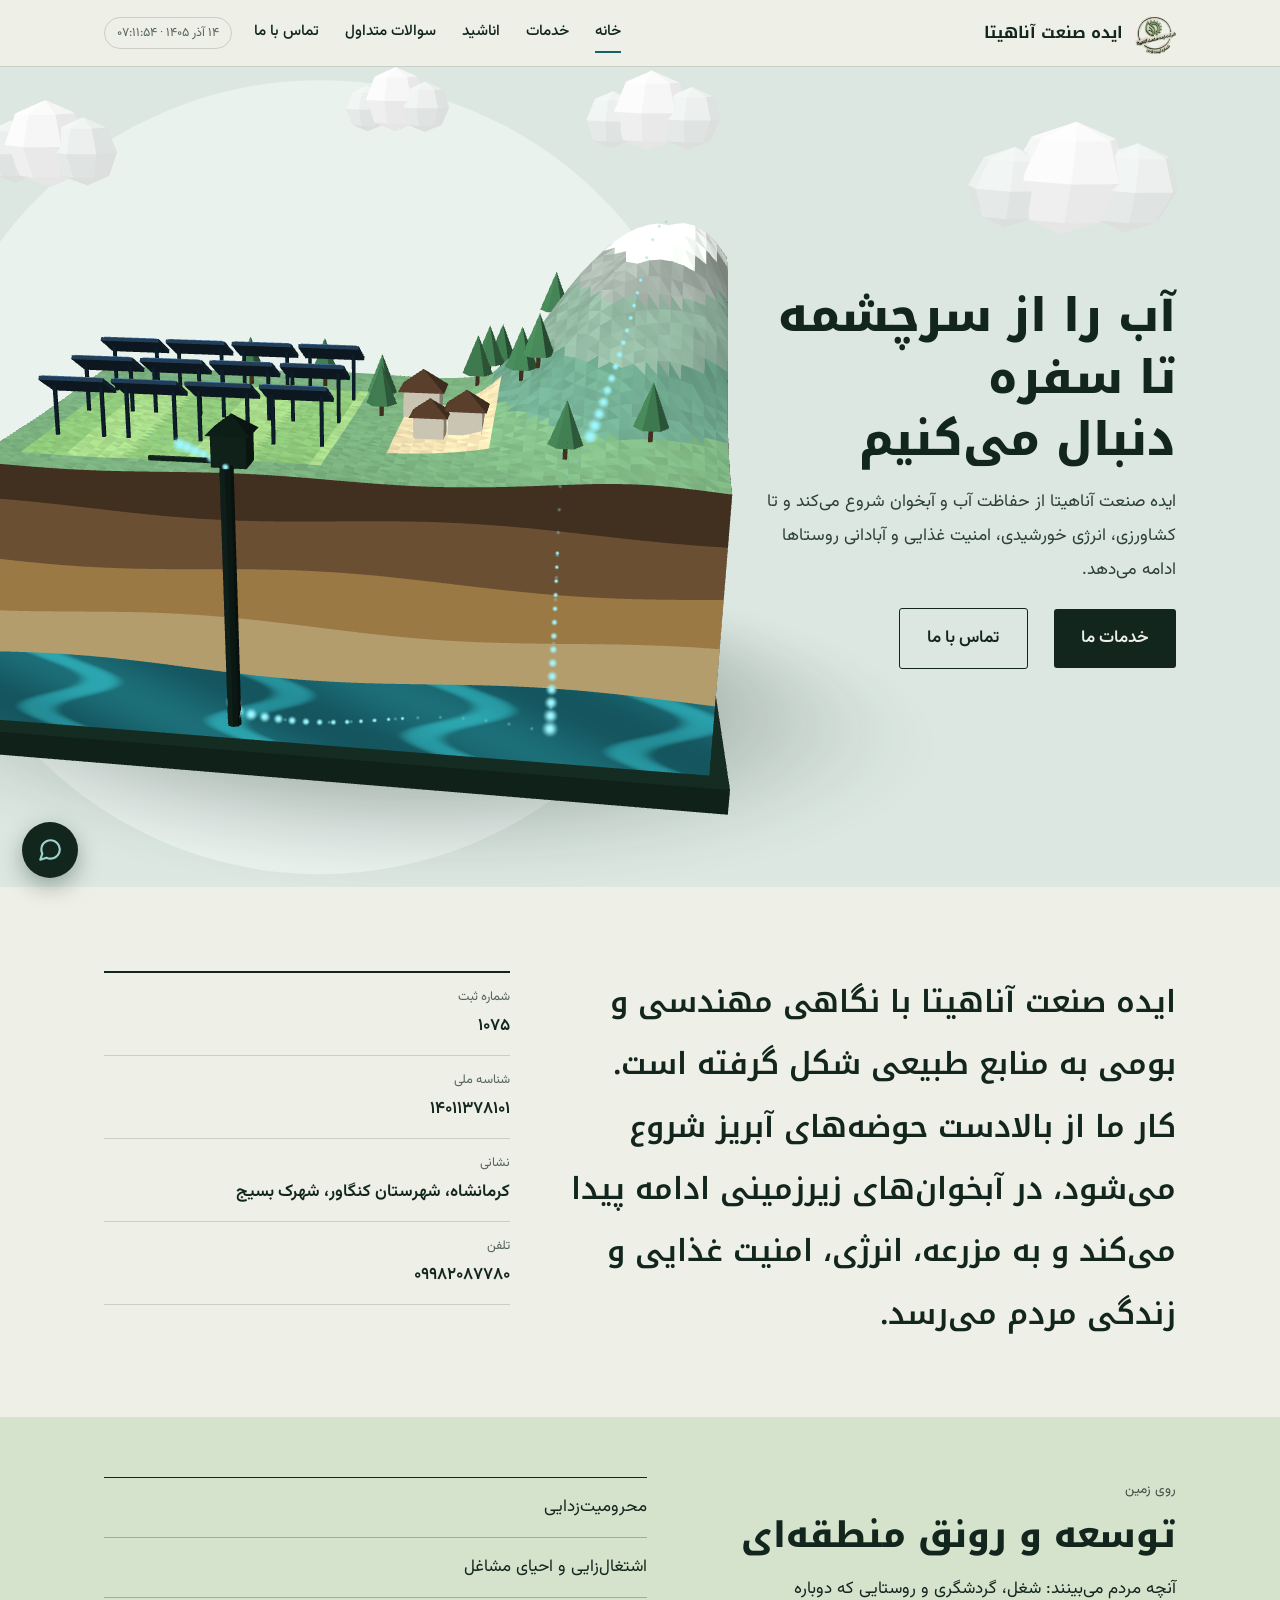
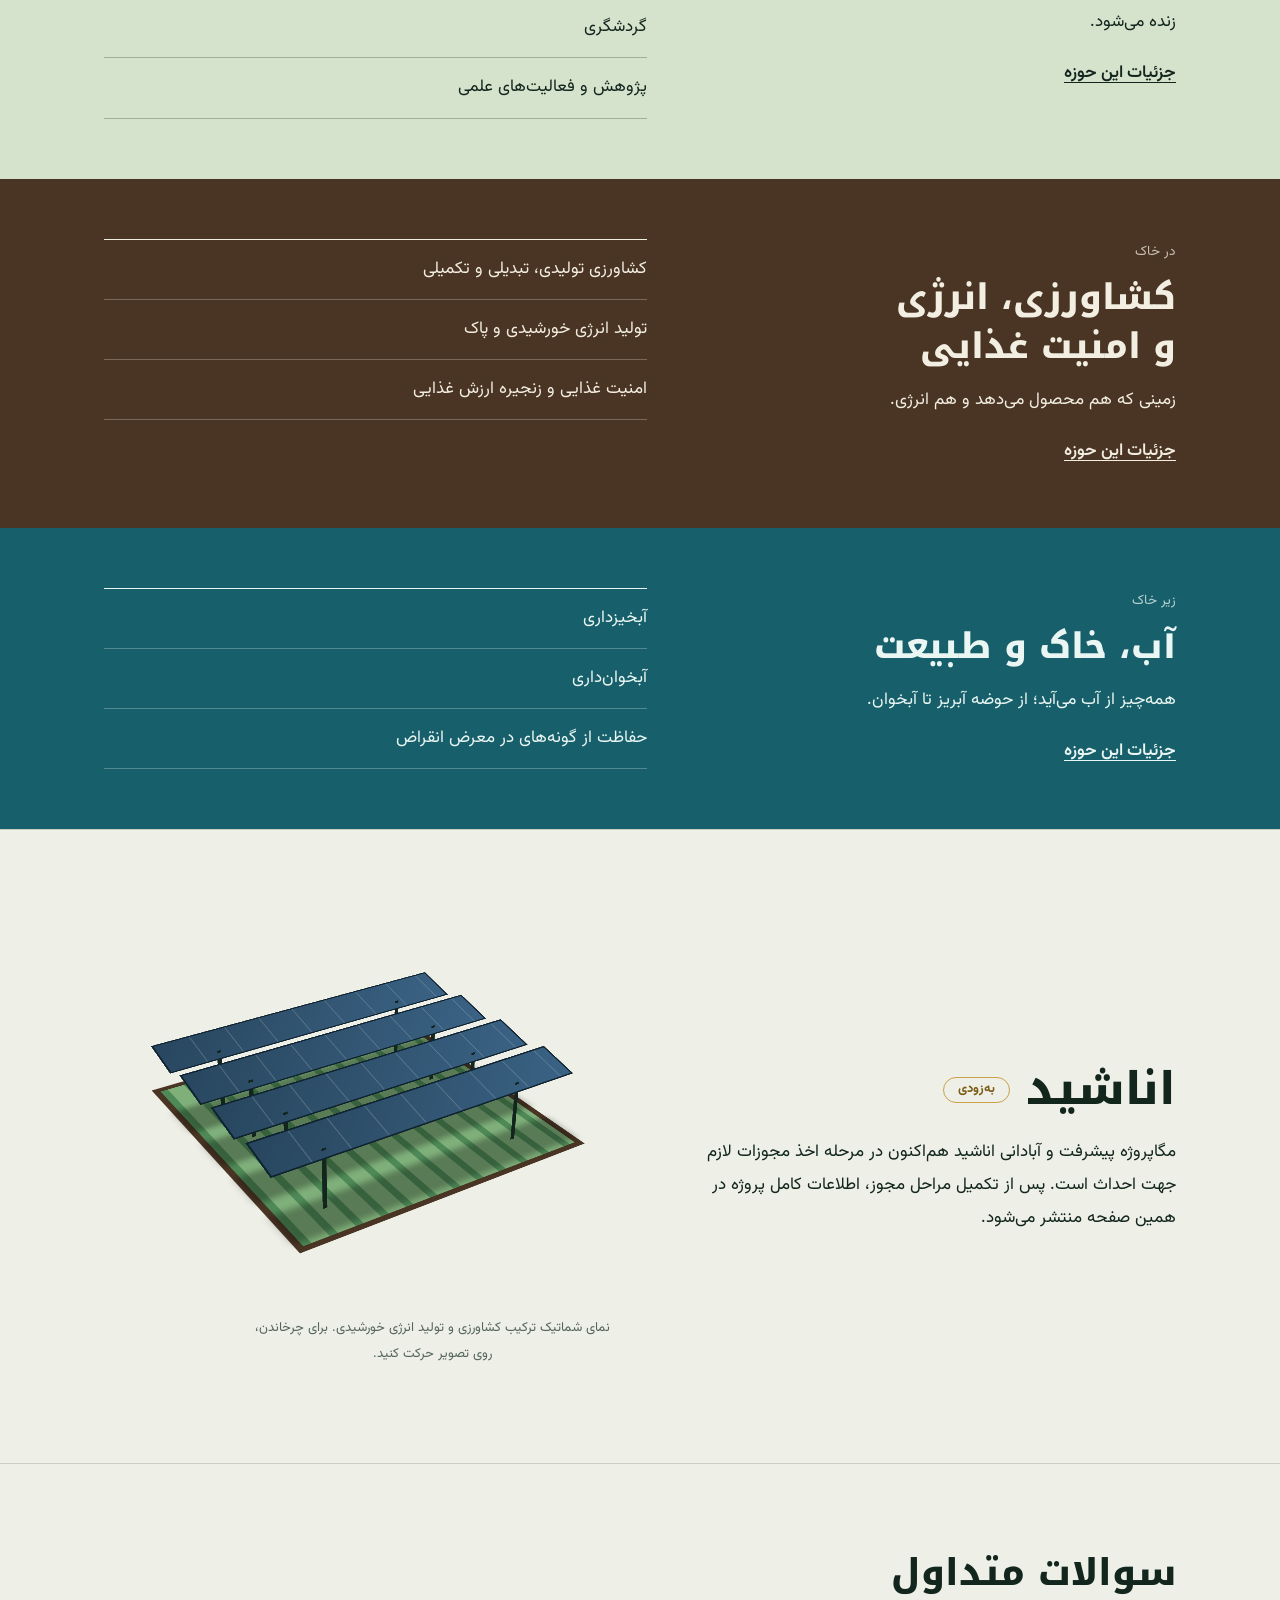
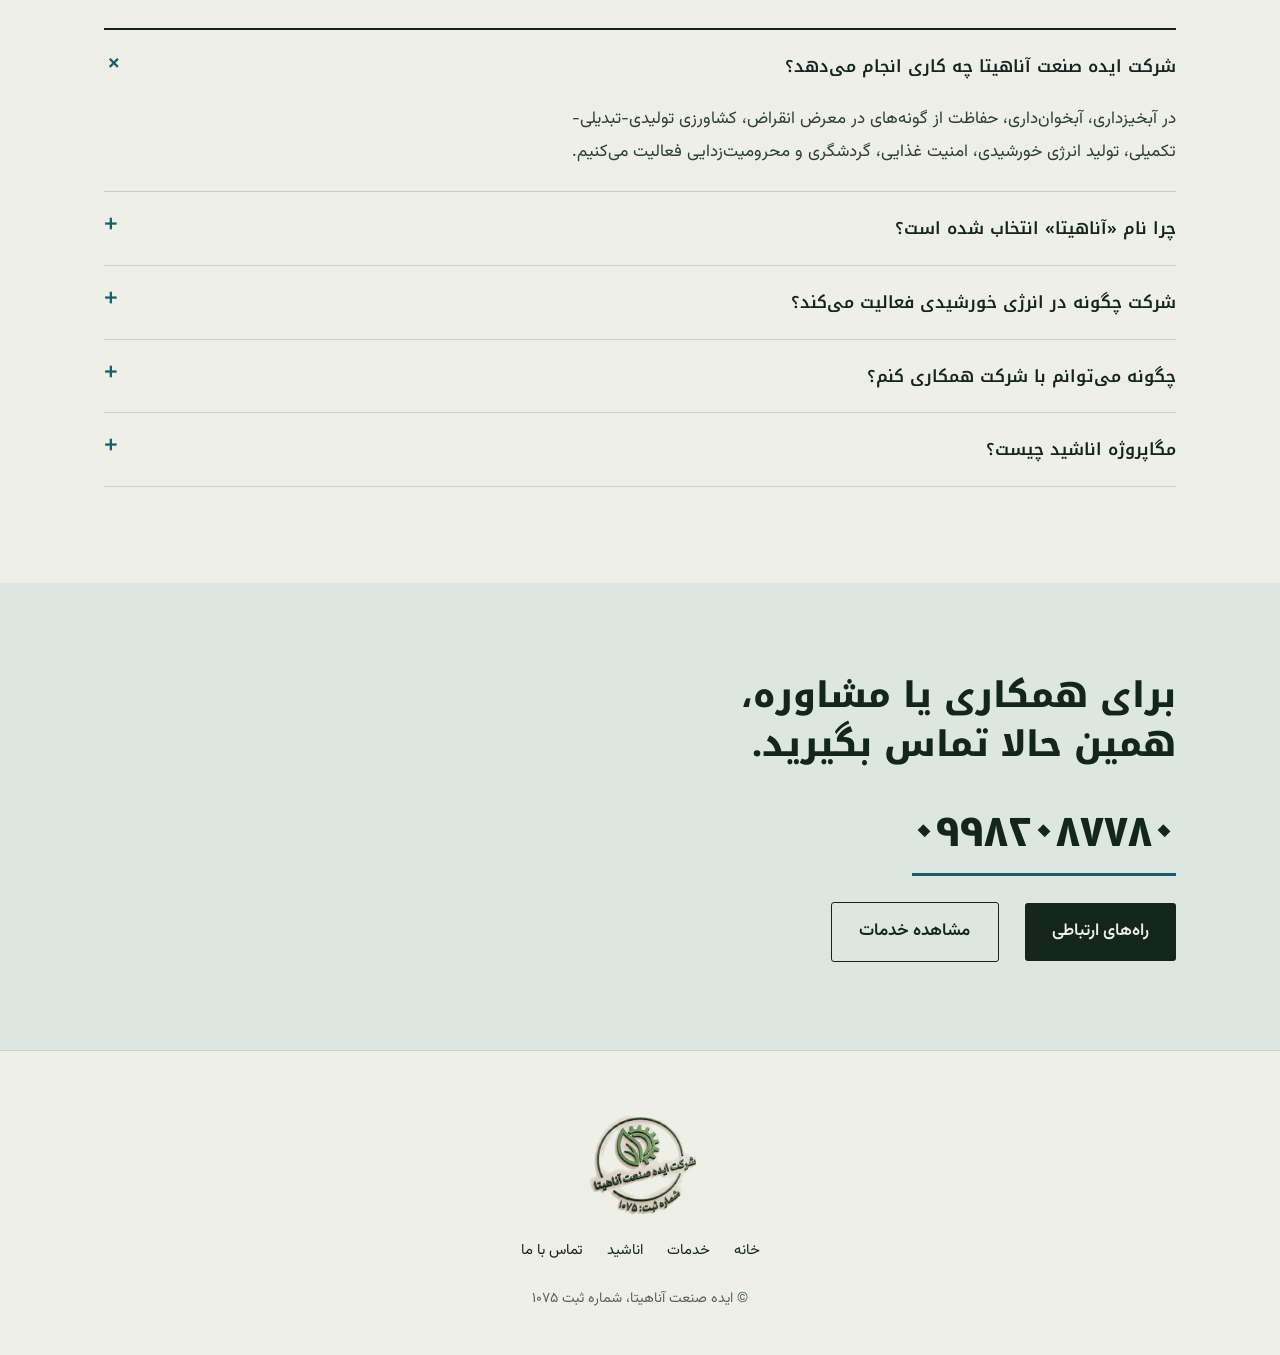
<file: index.html>
<!DOCTYPE html>
<html lang="fa" dir="rtl">
<head>
<meta charset="UTF-8">
<meta name="viewport" content="width=device-width, initial-scale=1">
<title>ایده صنعت آناهیتا | از سرچشمه تا سفره</title>
<meta name="description" content="شرکت ایده صنعت آناهیتا؛ آبخیزداری، احیای آبخوان، کشاورزی، تولید انرژی خورشیدی، امنیت غذایی و آبادانی روستاها در استان کرمانشاه.">
<meta name="theme-color" content="#DCE7E1">
<link rel="canonical" href="https://anahita-co.ir/">
<meta property="og:type" content="website">
<meta property="og:site_name" content="ایده صنعت آناهیتا">
<meta property="og:locale" content="fa_IR">
<meta property="og:url" content="https://anahita-co.ir/">
<meta property="og:title" content="ایده صنعت آناهیتا | از سرچشمه تا سفره">
<meta property="og:description" content="شرکت ایده صنعت آناهیتا؛ آبخیزداری، احیای آبخوان، کشاورزی، تولید انرژی خورشیدی، امنیت غذایی و آبادانی روستاها در استان کرمانشاه.">
<meta property="og:image" content="https://anahita-co.ir/og.png">
<meta property="og:image:width" content="1200">
<meta property="og:image:height" content="630">
<meta property="og:image:alt" content="نشان ایده صنعت آناهیتا">
<meta name="twitter:card" content="summary_large_image">
<meta name="twitter:title" content="ایده صنعت آناهیتا | از سرچشمه تا سفره">
<meta name="twitter:description" content="شرکت ایده صنعت آناهیتا؛ آبخیزداری، احیای آبخوان، کشاورزی، تولید انرژی خورشیدی، امنیت غذایی و آبادانی روستاها در استان کرمانشاه.">
<meta name="twitter:image" content="https://anahita-co.ir/og.png">
<link rel="icon" href="data:image/svg+xml,%3Csvg xmlns='http://www.w3.org/2000/svg' viewBox='0 0 32 32'%3E%3Cpath d='M16 3C10 9 7 14 7 19a9 9 0 0018 0c0-5-3-10-9-16z' fill='%2317606B'/%3E%3C/svg%3E">
<link rel="preconnect" href="https://fonts.googleapis.com">
<link rel="preconnect" href="https://fonts.gstatic.com" crossorigin>
<link href="https://fonts.googleapis.com/css2?family=Noto+Kufi+Arabic:wght@600;700;800&family=Vazirmatn:wght@300;400;500;600&display=swap" rel="stylesheet">
<link rel="stylesheet" href="style.css">
</head>
<body>
<a class="skip" href="#main">رفتن به محتوا</a>
<div class="progress" id="progress"></div>

<nav class="nav" aria-label="منوی اصلی">
  <div class="wrap">
    <a class="brand" href="/"><img src="logo.webp" alt="" width="43" height="46"><span>ایده صنعت آناهیتا</span></a>
    <div class="nav-links">
      <a href="/" aria-current="page">خانه</a>
      <a href="/services">خدمات</a>
      <a href="#anashid">اناشید</a>
      <a href="#faq">سوالات متداول</a>
      <a href="/contact">تماس با ما</a>
    </div>
    <span class="clock" id="clock" aria-hidden="true"></span>
    <button class="menu-btn" id="menuBtn" aria-expanded="false" aria-controls="mobileNav">منو</button>
  </div>
  <div class="mobile" id="mobileNav">
    <a href="/">خانه</a>
    <a href="/services">خدمات</a>
    <a href="#anashid">اناشید</a>
    <a href="#faq">سوالات متداول</a>
    <a href="/contact">تماس با ما</a>
  </div>
</nav>

<main id="main">

<header class="hero">
  <div class="wrap hero-copy">
    <h1 class="display">آب را از سرچشمه تا سفره دنبال می‌کنیم</h1>
    <p>ایده صنعت آناهیتا از حفاظت آب و آبخوان شروع می‌کند و تا کشاورزی، انرژی خورشیدی، امنیت غذایی و آبادانی روستاها ادامه می‌دهد.</p>
    <div class="actions">
      <a class="btn" href="/services">خدمات ما</a>
      <a class="btn alt" href="/contact">تماس با ما</a>
    </div>
  </div>

  <div class="gl-wrap" aria-hidden="true">
    <canvas id="gl"></canvas>
  </div>
  <div class="scene-wrap"><svg class="scene" id="scene" viewBox="0 36 1200 524" preserveAspectRatio="xMaxYMid slice" role="img" aria-label="مقطع زمین: قطره‌ای از قله به خاک نفوذ می‌کند، در آبخوان جریان می‌یابد و با چاه به مزرعه‌ای با پنل خورشیدی می‌رسد">
    <defs>
      <pattern id="dots" width="14" height="14" patternUnits="userSpaceOnUse"><circle cx="3" cy="3" r="1.4" fill="#A98A52"/><circle cx="10" cy="9" r="1.2" fill="#A98A52"/></pattern>
      <pattern id="crop" width="18" height="16" patternUnits="userSpaceOnUse"><path d="M9 16V6M9 10L4 5M9 10L14 5" stroke="#3F7A4F" stroke-width="2" fill="none" stroke-linecap="round"/></pattern>
    </defs>
    <rect width="1200" height="600" fill="#DCE7E1"/>
    <circle cx="150" cy="128" r="64" fill="#E7C25A" opacity=".28"/>
    <circle cx="150" cy="128" r="40" fill="#E3B945"/>
    <path d="M640 262 L760 175 L840 220 L960 120 L1060 200 L1130 150 L1200 190 L1200 262Z" fill="#B6CDBF"/>
    <path d="M720 262 L860 170 L930 215 L1060 92 L1200 220 L1200 262Z" fill="#5E8E78"/>
    <path d="M1060 92 L1043 108 L1052 107 L1060 117 L1068 107 L1080 110Z" fill="#F4F6F1"/>

    <rect y="260" width="1200" height="340" fill="#4A3524"/>
    <path d="M0 298 Q300 308 600 296 T1200 300 V600 H0Z" fill="#7A5A3A"/>
    <path d="M0 354 Q300 344 600 356 T1200 350 V600 H0Z" fill="#B08A4E"/>
    <path d="M0 410 Q300 420 600 408 T1200 414 V600 H0Z" fill="#CDB27C"/>
    <path d="M0 410 Q300 420 600 408 T1200 414 V600 H0Z" fill="url(#dots)"/>
    <path d="M0 462 Q200 452 400 464 T800 460 T1200 464 V600 H0Z" fill="#17606B"/>
    <path d="M0 500 Q150 492 300 502 T600 500 T900 504 T1200 500" fill="none" stroke="#9DD3CC" stroke-width="2" opacity=".5"/>
    <path d="M0 540 Q200 532 400 542 T800 538 T1200 542" fill="none" stroke="#9DD3CC" stroke-width="2" opacity=".4"/>

    <rect x="70" y="244" width="450" height="16" fill="url(#crop)"/>
    <g stroke="#0F2230" stroke-width="1.5">
      <g fill="#28465E"><path d="M110 214 L170 200 L180 216 L120 230Z"/><path d="M200 214 L260 200 L270 216 L210 230Z"/><path d="M290 214 L350 200 L360 216 L300 230Z"/><path d="M380 214 L440 200 L450 216 L390 230Z"/></g>
      <g stroke-width="3"><path d="M144 222V248"/><path d="M234 222V248"/><path d="M324 222V248"/><path d="M414 222V248"/></g>
    </g>

    <g fill="#12261E">
      <rect x="556" y="256" width="8" height="214"/>
      <rect x="542" y="232" width="36" height="26"/>
      <path d="M538 232 L560 216 L582 232Z"/>
      <rect x="500" y="245" width="42" height="3"/>
      <rect x="624" y="236" width="34" height="24" opacity=".85"/><path d="M620 236 L641 218 L662 236Z" opacity=".85"/>
      <rect x="672" y="242" width="26" height="18" opacity=".85"/><path d="M668 242 L685 228 L702 242Z" opacity=".85"/>
    </g>
    <circle cx="718" cy="238" r="12" fill="#3F7A4F"/><rect x="716" y="246" width="4" height="14" fill="#12261E"/>

    <path class="route" d="M1060 98 C1056 140 1030 190 984 246 C956 282 950 330 940 378 C930 428 912 468 868 492 C790 526 660 520 592 494 C566 484 560 470 560 448 L560 270 C560 254 538 249 502 249"/>
    <path class="trail" id="trail" d="M1060 98 C1056 140 1030 190 984 246 C956 282 950 330 940 378 C930 428 912 468 868 492 C790 526 660 520 592 494 C566 484 560 470 560 448 L560 270 C560 254 538 249 502 249"/>
    <circle id="drop" cx="1060" cy="98" r="9" fill="#EAF7F5" stroke="#17606B" stroke-width="3"/>

  </svg></div>
</header>

<section class="statement">
  <div class="wrap grid">
    <p class="big">ایده صنعت آناهیتا با نگاهی مهندسی و بومی به منابع طبیعی شکل گرفته است. کار ما از بالادست حوضه‌های آبریز شروع می‌شود، در آبخوان‌های زیرزمینی ادامه پیدا می‌کند و به مزرعه، انرژی، امنیت غذایی و زندگی مردم می‌رسد.</p>
    <dl class="facts">
      <div><dt>شماره ثبت</dt><dd>۱۰۷۵</dd></div>
      <div><dt>شناسه ملی</dt><dd>۱۴۰۱۱۳۷۸۱۰۱</dd></div>
      <div><dt>نشانی</dt><dd>کرمانشاه، شهرستان کنگاور، شهرک بسیج</dd></div>
      <div><dt>تلفن</dt><dd>۰۹۹۸۲۰۸۷۷۸۰</dd></div>
    </dl>
  </div>
</section>

<section class="layer surface">
  <div class="wrap grid">
    <div>
      <div class="depth">روی زمین</div>
      <h2>توسعه و رونق منطقه‌ای</h2>
      <p>آنچه مردم می‌بینند: شغل، گردشگری و روستایی که دوباره زنده می‌شود.</p>
      <a class="go" href="/services#development">جزئیات این حوزه</a>
    </div>
    <ul>
      <li>محرومیت‌زدایی</li>
      <li>اشتغال‌زایی و احیای مشاغل</li>
      <li>گردشگری</li>
      <li>پژوهش و فعالیت‌های علمی</li>
    </ul>
  </div>
</section>

<section class="layer soil">
  <div class="wrap grid">
    <div>
      <div class="depth">در خاک</div>
      <h2>کشاورزی، انرژی و امنیت غذایی</h2>
      <p>زمینی که هم محصول می‌دهد و هم انرژی.</p>
      <a class="go" href="/services#agriculture">جزئیات این حوزه</a>
    </div>
    <ul>
      <li>کشاورزی تولیدی، تبدیلی و تکمیلی</li>
      <li>تولید انرژی خورشیدی و پاک</li>
      <li>امنیت غذایی و زنجیره ارزش غذایی</li>
    </ul>
  </div>
</section>

<section class="layer water">
  <div class="wrap grid">
    <div>
      <div class="depth">زیر خاک</div>
      <h2>آب، خاک و طبیعت</h2>
      <p>همه‌چیز از آب می‌آید؛ از حوضه آبریز تا آبخوان.</p>
      <a class="go" href="/services#water">جزئیات این حوزه</a>
    </div>
    <ul>
      <li>آبخیزداری</li>
      <li>آبخوان‌داری</li>
      <li>حفاظت از گونه‌های در معرض انقراض</li>
    </ul>
  </div>
</section>

<section class="anashid" id="anashid">
  <div class="wrap grid">
    <div>
      <h2>اناشید <span class="soon">به‌زودی</span></h2>
      <p>مگاپروژه پیشرفت و آبادانی اناشید هم‌اکنون در مرحله اخذ مجوزات لازم جهت احداث است. پس از تکمیل مراحل مجوز، اطلاعات کامل پروژه در همین صفحه منتشر می‌شود.</p>
    </div>
    <div>
      <div class="a3d" id="a3d" role="img" aria-label="نمای شماتیک سه‌بعدی از ترکیب کشاورزی و پنل خورشیدی">
        <div class="stage" id="stage">
          <div class="ground"></div>
          <div class="shade" style="top:46px"></div><div class="shade" style="top:114px"></div><div class="shade" style="top:182px"></div><div class="shade" style="top:250px"></div>
          <i class="pole" style="top:-4px;left:40px"></i><i class="pole" style="top:-4px;left:250px"></i>
          <i class="pole" style="top:64px;left:40px"></i><i class="pole" style="top:64px;left:250px"></i>
          <i class="pole" style="top:132px;left:40px"></i><i class="pole" style="top:132px;left:250px"></i>
          <i class="pole" style="top:200px;left:40px"></i><i class="pole" style="top:200px;left:250px"></i>
          <div class="panel" style="top:24px"></div><div class="panel" style="top:92px"></div><div class="panel" style="top:160px"></div><div class="panel" style="top:228px"></div>
        </div>
      </div>
      <p class="cap">نمای شماتیک ترکیب کشاورزی و تولید انرژی خورشیدی. برای چرخاندن، روی تصویر حرکت کنید.</p>
    </div>
  </div>
</section>

<section class="faq" id="faq">
  <div class="wrap">
    <h2>سوالات متداول</h2>
    <details open><summary>شرکت ایده صنعت آناهیتا چه کاری انجام می‌دهد؟</summary><p>در آبخیزداری، آبخوان‌داری، حفاظت از گونه‌های در معرض انقراض، کشاورزی تولیدی-تبدیلی-تکمیلی، تولید انرژی خورشیدی، امنیت غذایی، گردشگری و محرومیت‌زدایی فعالیت می‌کنیم.</p></details>
    <details><summary>چرا نام «آناهیتا» انتخاب شده است؟</summary><p>آناهیتا ایزدبانوی آب‌های ایران‌باستان و نماد بخشندگی آب و زندگی است؛ نامی هم‌راستا با کار ما در حفاظت از آب و طبیعت.</p></details>
    <details><summary>شرکت چگونه در انرژی خورشیدی فعالیت می‌کند؟</summary><p>با طرح‌های نیروگاه خورشیدی و ترکیب کشاورزی با تولید برق روی همان زمین؛ یعنی هم محصول برداشت می‌شود و هم انرژی تولید می‌شود.</p></details>
    <details><summary>چگونه می‌توانم با شرکت همکاری کنم؟</summary><p>از صفحه «تماس با ما» با تلفن یا ایمیل شرکت در ارتباط باشید تا درباره همکاری صحبت کنیم.</p></details>
    <details><summary>مگاپروژه اناشید چیست؟</summary><p>به‌زودی. این مگاپروژه هم‌اکنون در حال اخذ مجوزات لازم جهت احداث است.</p></details>
  </div>
</section>

<section class="cta">
  <div class="wrap">
    <h2>برای همکاری یا مشاوره، همین حالا تماس بگیرید.</h2>
    <a class="phone" href="tel:09982087780">۰۹۹۸۲۰۸۷۷۸۰</a>
    <div class="actions"><a class="btn" href="/contact">راه‌های ارتباطی</a><a class="btn alt" href="/services">مشاهده خدمات</a></div>
  </div>
</section>

</main>

<footer>
  <div class="wrap">
    <img src="logo.webp" alt="نشان ایده صنعت آناهیتا" width="113" height="120">
    <div class="flinks"><a href="/">خانه</a><a href="/services">خدمات</a><a href="#anashid">اناشید</a><a href="/contact">تماس با ما</a></div>
    <small>© ایده صنعت آناهیتا، شماره ثبت ۱۰۷۵</small>
  </div>
</footer>

<script src="hero3d.js"></script>
<script src="app.js"></script>
<script type="application/ld+json">
{"@context":"https://schema.org","@type":"Organization","name":"ایده صنعت آناهیتا","url":"https://anahita-co.ir","email":"info@anahita-co.ir","telephone":"+98 998 208 7780","address":{"@type":"PostalAddress","addressLocality":"کنگاور","addressRegion":"کرمانشاه","addressCountry":"IR"},"description":"آبخیزداری، آبخوان‌داری، حفاظت از گونه‌های در معرض انقراض، کشاورزی تولیدی-تبدیلی-تکمیلی، تولید انرژی خورشیدی، امنیت غذایی و گردشگری."}
</script>
<script type="application/ld+json">
{"@context":"https://schema.org","@type":"FAQPage","mainEntity":[
{"@type":"Question","name":"شرکت ایده صنعت آناهیتا چه کاری انجام می‌دهد؟","acceptedAnswer":{"@type":"Answer","text":"در آبخیزداری، آبخوان‌داری، حفاظت از گونه‌های در معرض انقراض، کشاورزی، تولید انرژی خورشیدی، امنیت غذایی، گردشگری و محرومیت‌زدایی فعالیت می‌کنیم."}},
{"@type":"Question","name":"چرا نام آناهیتا انتخاب شده است؟","acceptedAnswer":{"@type":"Answer","text":"آناهیتا ایزدبانوی آب‌های ایران‌باستان و نماد بخشندگی آب و زندگی است."}}]}
</script>
</body>
</html>
</file>
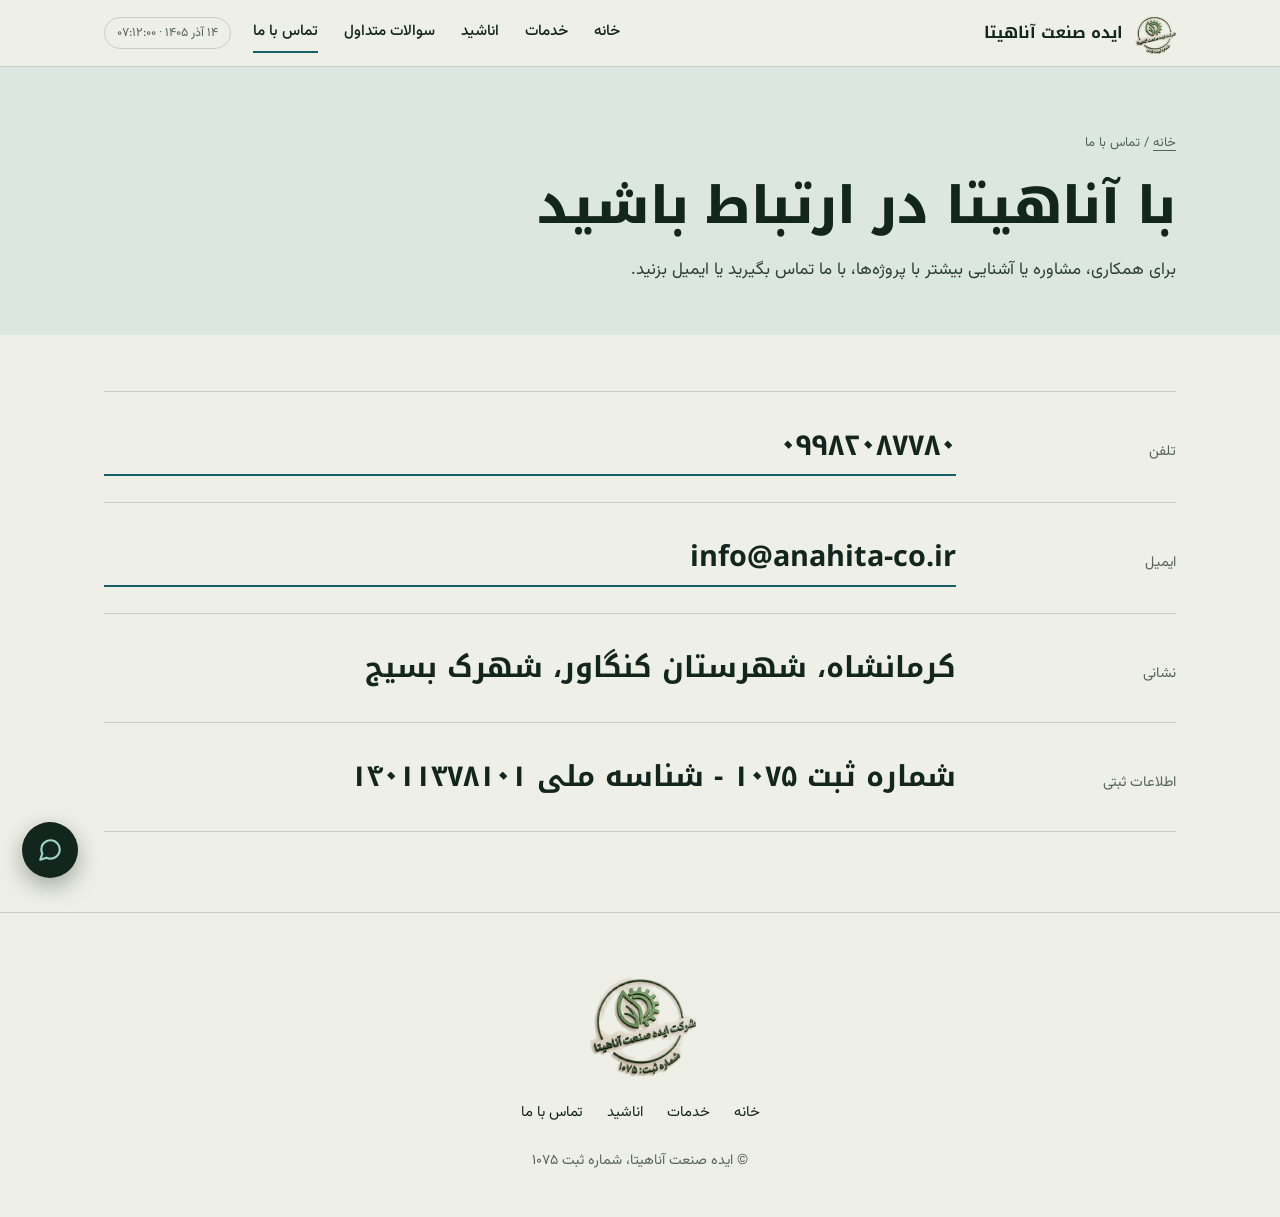
<file: contact.html>
<!DOCTYPE html>
<html lang="fa" dir="rtl">
<head>
<meta charset="UTF-8">
<meta name="viewport" content="width=device-width, initial-scale=1">
<title>تماس با ما | ایده صنعت آناهیتا</title>
<meta name="description" content="راه‌های تماس با ایده صنعت آناهیتا: تلفن ۰۹۹۸۲۰۸۷۷۸۰، ایمیل info@anahita-co.ir و نشانی دفتر در کنگاور، استان کرمانشاه.">
<meta name="theme-color" content="#DCE7E1">
<link rel="canonical" href="https://anahita-co.ir/contact">
<meta property="og:type" content="website">
<meta property="og:site_name" content="ایده صنعت آناهیتا">
<meta property="og:locale" content="fa_IR">
<meta property="og:url" content="https://anahita-co.ir/contact">
<meta property="og:title" content="تماس با ما | ایده صنعت آناهیتا">
<meta property="og:description" content="راه‌های تماس با ایده صنعت آناهیتا: تلفن ۰۹۹۸۲۰۸۷۷۸۰، ایمیل info@anahita-co.ir و نشانی دفتر در کنگاور، استان کرمانشاه.">
<meta property="og:image" content="https://anahita-co.ir/og.png">
<meta property="og:image:width" content="1200">
<meta property="og:image:height" content="630">
<meta property="og:image:alt" content="نشان ایده صنعت آناهیتا">
<meta name="twitter:card" content="summary_large_image">
<meta name="twitter:title" content="تماس با ما | ایده صنعت آناهیتا">
<meta name="twitter:description" content="راه‌های تماس با ایده صنعت آناهیتا: تلفن ۰۹۹۸۲۰۸۷۷۸۰، ایمیل info@anahita-co.ir و نشانی دفتر در کنگاور، استان کرمانشاه.">
<meta name="twitter:image" content="https://anahita-co.ir/og.png">
<link rel="icon" href="data:image/svg+xml,%3Csvg xmlns='http://www.w3.org/2000/svg' viewBox='0 0 32 32'%3E%3Cpath d='M16 3C10 9 7 14 7 19a9 9 0 0018 0c0-5-3-10-9-16z' fill='%2317606B'/%3E%3C/svg%3E">
<link rel="preconnect" href="https://fonts.googleapis.com">
<link rel="preconnect" href="https://fonts.gstatic.com" crossorigin>
<link href="https://fonts.googleapis.com/css2?family=Noto+Kufi+Arabic:wght@600;700;800&family=Vazirmatn:wght@300;400;500;600&display=swap" rel="stylesheet">
<link rel="stylesheet" href="style.css">
</head>
<body>
<a class="skip" href="#main">رفتن به محتوا</a>
<div class="progress" id="progress"></div>

<nav class="nav" aria-label="منوی اصلی">
  <div class="wrap">
    <a class="brand" href="/"><img src="logo.webp" alt="" width="43" height="46"><span>ایده صنعت آناهیتا</span></a>
    <div class="nav-links">
      <a href="/">خانه</a>
      <a href="/services">خدمات</a>
      <a href="/#anashid">اناشید</a>
      <a href="/#faq">سوالات متداول</a>
      <a href="/contact" aria-current="page">تماس با ما</a>
    </div>
    <span class="clock" id="clock" aria-hidden="true"></span>
    <button class="menu-btn" id="menuBtn" aria-expanded="false" aria-controls="mobileNav">منو</button>
  </div>
  <div class="mobile" id="mobileNav">
    <a href="/">خانه</a>
    <a href="/services">خدمات</a>
    <a href="/#anashid">اناشید</a>
    <a href="/#faq">سوالات متداول</a>
    <a href="/contact">تماس با ما</a>
  </div>
</nav>

<main id="main">
<header class="page-head">
  <div class="wrap">
    <div class="crumb"><a href="/">خانه</a> / تماس با ما</div>
    <h1 class="display">با آناهیتا در ارتباط باشید</h1>
    <p>برای همکاری، مشاوره یا آشنایی بیشتر با پروژه‌ها، با ما تماس بگیرید یا ایمیل بزنید.</p>
  </div>
</header>
<section class="contact-body">
  <div class="wrap">
    <div class="crow"><small>تلفن</small><a href="tel:09982087780">۰۹۹۸۲۰۸۷۷۸۰</a></div>
    <div class="crow"><small>ایمیل</small><a href="mailto:info@anahita-co.ir">info@anahita-co.ir</a></div>
    <div class="crow"><small>نشانی</small><b>کرمانشاه، شهرستان کنگاور، شهرک بسیج</b></div>
    <div class="crow"><small>اطلاعات ثبتی</small><b>شماره ثبت ۱۰۷۵ - شناسه ملی ۱۴۰۱۱۳۷۸۱۰۱</b></div>
  </div>
</section>
</main>


<footer>
  <div class="wrap">
    <img src="logo.webp" alt="نشان ایده صنعت آناهیتا" width="113" height="120">
    <div class="flinks"><a href="/">خانه</a><a href="/services">خدمات</a><a href="/#anashid">اناشید</a><a href="/contact">تماس با ما</a></div>
    <small>© ایده صنعت آناهیتا، شماره ثبت ۱۰۷۵</small>
  </div>
</footer>

<script src="app.js"></script>
</body>
</html>
</file>
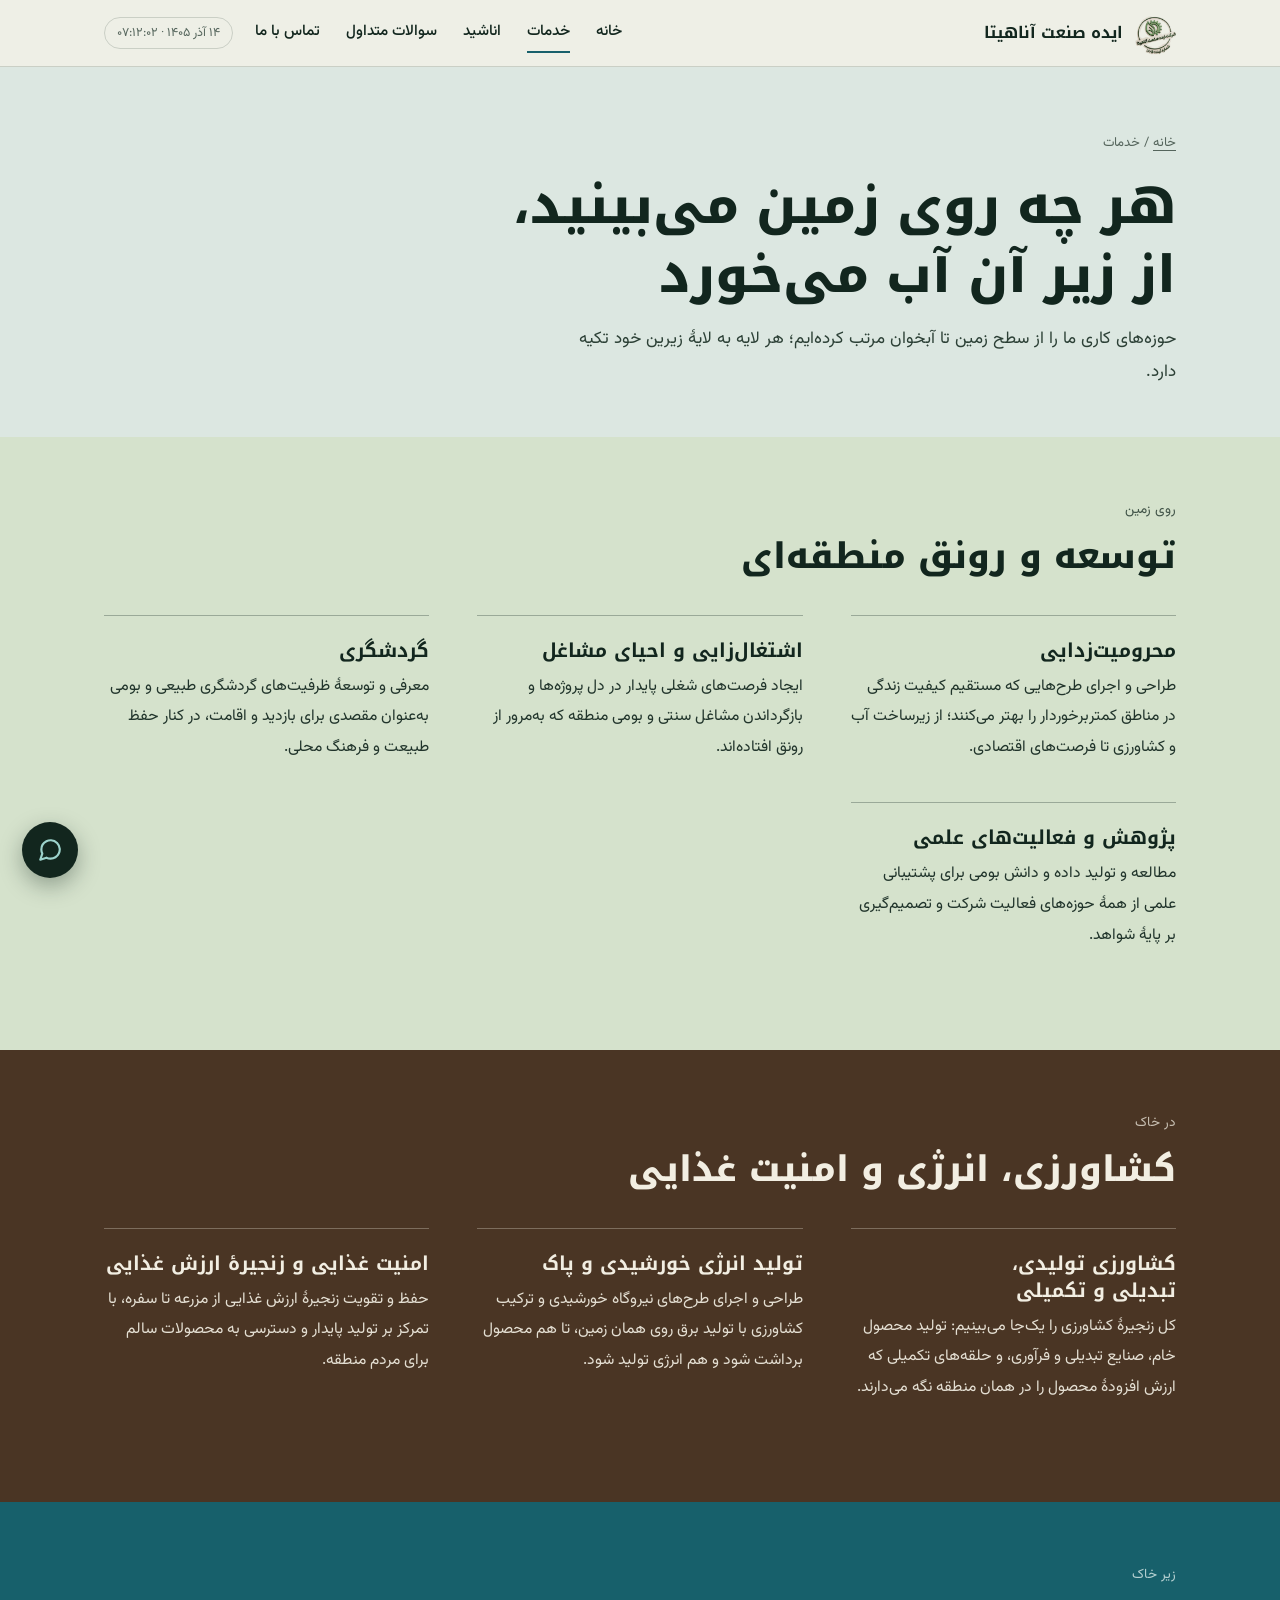
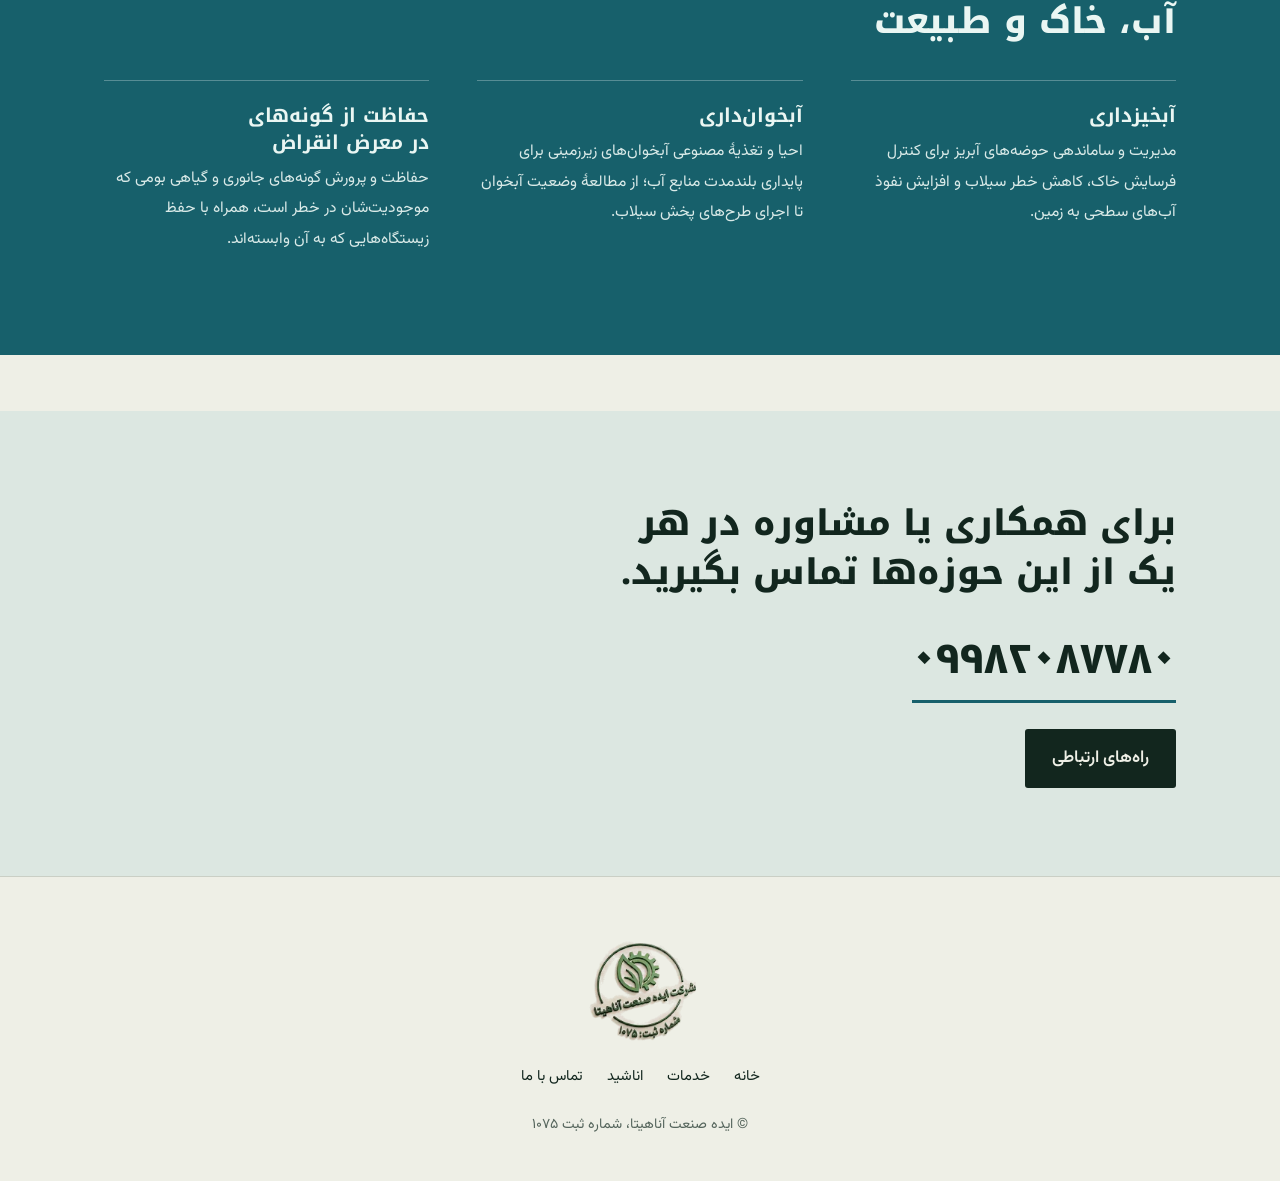
<file: services.html>
<!DOCTYPE html>
<html lang="fa" dir="rtl">
<head>
<meta charset="UTF-8">
<meta name="viewport" content="width=device-width, initial-scale=1">
<title>خدمات | ایده صنعت آناهیتا</title>
<meta name="description" content="حوزه‌های فعالیت ایده صنعت آناهیتا: توسعه منطقه‌ای، کشاورزی و انرژی خورشیدی، امنیت غذایی، آبخیزداری، آبخوان‌داری و حفاظت از گونه‌ها.">
<meta name="theme-color" content="#DCE7E1">
<link rel="canonical" href="https://anahita-co.ir/services">
<meta property="og:type" content="website">
<meta property="og:site_name" content="ایده صنعت آناهیتا">
<meta property="og:locale" content="fa_IR">
<meta property="og:url" content="https://anahita-co.ir/services">
<meta property="og:title" content="خدمات | ایده صنعت آناهیتا">
<meta property="og:description" content="حوزه‌های فعالیت ایده صنعت آناهیتا: توسعه منطقه‌ای، کشاورزی و انرژی خورشیدی، امنیت غذایی، آبخیزداری، آبخوان‌داری و حفاظت از گونه‌ها.">
<meta property="og:image" content="https://anahita-co.ir/og.png">
<meta property="og:image:width" content="1200">
<meta property="og:image:height" content="630">
<meta property="og:image:alt" content="نشان ایده صنعت آناهیتا">
<meta name="twitter:card" content="summary_large_image">
<meta name="twitter:title" content="خدمات | ایده صنعت آناهیتا">
<meta name="twitter:description" content="حوزه‌های فعالیت ایده صنعت آناهیتا: توسعه منطقه‌ای، کشاورزی و انرژی خورشیدی، امنیت غذایی، آبخیزداری، آبخوان‌داری و حفاظت از گونه‌ها.">
<meta name="twitter:image" content="https://anahita-co.ir/og.png">
<link rel="icon" href="data:image/svg+xml,%3Csvg xmlns='http://www.w3.org/2000/svg' viewBox='0 0 32 32'%3E%3Cpath d='M16 3C10 9 7 14 7 19a9 9 0 0018 0c0-5-3-10-9-16z' fill='%2317606B'/%3E%3C/svg%3E">
<link rel="preconnect" href="https://fonts.googleapis.com">
<link rel="preconnect" href="https://fonts.gstatic.com" crossorigin>
<link href="https://fonts.googleapis.com/css2?family=Noto+Kufi+Arabic:wght@600;700;800&family=Vazirmatn:wght@300;400;500;600&display=swap" rel="stylesheet">
<link rel="stylesheet" href="style.css">
</head>
<body>
<a class="skip" href="#main">رفتن به محتوا</a>
<div class="progress" id="progress"></div>

<nav class="nav" aria-label="منوی اصلی">
  <div class="wrap">
    <a class="brand" href="/"><img src="logo.webp" alt="" width="43" height="46"><span>ایده صنعت آناهیتا</span></a>
    <div class="nav-links">
      <a href="/">خانه</a>
      <a href="/services" aria-current="page">خدمات</a>
      <a href="/#anashid">اناشید</a>
      <a href="/#faq">سوالات متداول</a>
      <a href="/contact">تماس با ما</a>
    </div>
    <span class="clock" id="clock" aria-hidden="true"></span>
    <button class="menu-btn" id="menuBtn" aria-expanded="false" aria-controls="mobileNav">منو</button>
  </div>
  <div class="mobile" id="mobileNav">
    <a href="/">خانه</a>
    <a href="/services">خدمات</a>
    <a href="/#anashid">اناشید</a>
    <a href="/#faq">سوالات متداول</a>
    <a href="/contact">تماس با ما</a>
  </div>
</nav>

<main id="main">
<header class="page-head">
  <div class="wrap">
    <div class="crumb"><a href="/">خانه</a> / خدمات</div>
    <h1 class="display">هر چه روی زمین می‌بینید، از زیر آن آب می‌خورد</h1>
    <p>حوزه‌های کاری ما را از سطح زمین تا آبخوان مرتب کرده‌ایم؛ هر لایه به لایهٔ زیرین خود تکیه دارد.</p>
  </div>
</header>

<section class="layer surface single" id="development">
  <div class="wrap">
    <div class="head"><div class="depth">روی زمین</div><h2>توسعه و رونق منطقه‌ای</h2></div>
    <div class="svc"><article><h3>محرومیت‌زدایی</h3><p>طراحی و اجرای طرح‌هایی که مستقیم کیفیت زندگی در مناطق کمتربرخوردار را بهتر می‌کنند؛ از زیرساخت آب و کشاورزی تا فرصت‌های اقتصادی.</p></article><article><h3>اشتغال‌زایی و احیای مشاغل</h3><p>ایجاد فرصت‌های شغلی پایدار در دل پروژه‌ها و بازگرداندن مشاغل سنتی و بومی منطقه که به‌مرور از رونق افتاده‌اند.</p></article><article><h3>گردشگری</h3><p>معرفی و توسعهٔ ظرفیت‌های گردشگری طبیعی و بومی به‌عنوان مقصدی برای بازدید و اقامت، در کنار حفظ طبیعت و فرهنگ محلی.</p></article><article><h3>پژوهش و فعالیت‌های علمی</h3><p>مطالعه و تولید داده و دانش بومی برای پشتیبانی علمی از همهٔ حوزه‌های فعالیت شرکت و تصمیم‌گیری بر پایهٔ شواهد.</p></article></div>
  </div>
</section>

<section class="layer soil single" id="agriculture">
  <div class="wrap">
    <div class="head"><div class="depth">در خاک</div><h2>کشاورزی، انرژی و امنیت غذایی</h2></div>
    <div class="svc"><article><h3>کشاورزی تولیدی، تبدیلی و تکمیلی</h3><p>کل زنجیرهٔ کشاورزی را یک‌جا می‌بینیم: تولید محصول خام، صنایع تبدیلی و فرآوری، و حلقه‌های تکمیلی که ارزش افزودهٔ محصول را در همان منطقه نگه می‌دارند.</p></article><article><h3>تولید انرژی خورشیدی و پاک</h3><p>طراحی و اجرای طرح‌های نیروگاه خورشیدی و ترکیب کشاورزی با تولید برق روی همان زمین، تا هم محصول برداشت شود و هم انرژی تولید شود.</p></article><article><h3>امنیت غذایی و زنجیرهٔ ارزش غذایی</h3><p>حفظ و تقویت زنجیرهٔ ارزش غذایی از مزرعه تا سفره، با تمرکز بر تولید پایدار و دسترسی به محصولات سالم برای مردم منطقه.</p></article></div>
  </div>
</section>

<section class="layer water single" id="water">
  <div class="wrap">
    <div class="head"><div class="depth">زیر خاک</div><h2>آب، خاک و طبیعت</h2></div>
    <div class="svc"><article><h3>آبخیزداری</h3><p>مدیریت و ساماندهی حوضه‌های آبریز برای کنترل فرسایش خاک، کاهش خطر سیلاب و افزایش نفوذ آب‌های سطحی به زمین.</p></article><article><h3>آبخوان‌داری</h3><p>احیا و تغذیهٔ مصنوعی آبخوان‌های زیرزمینی برای پایداری بلندمدت منابع آب؛ از مطالعهٔ وضعیت آبخوان تا اجرای طرح‌های پخش سیلاب.</p></article><article><h3>حفاظت از گونه‌های در معرض انقراض</h3><p>حفاظت و پرورش گونه‌های جانوری و گیاهی بومی که موجودیت‌شان در خطر است، همراه با حفظ زیستگاه‌هایی که به آن وابسته‌اند.</p></article></div>
  </div>
</section>

<section class="cta">
  <div class="wrap">
    <h2>برای همکاری یا مشاوره در هر یک از این حوزه‌ها تماس بگیرید.</h2>
    <a class="phone" href="tel:09982087780">۰۹۹۸۲۰۸۷۷۸۰</a>
    <div class="actions"><a class="btn" href="/contact">راه‌های ارتباطی</a></div>
  </div>
</section>
</main>


<footer>
  <div class="wrap">
    <img src="logo.webp" alt="نشان ایده صنعت آناهیتا" width="113" height="120">
    <div class="flinks"><a href="/">خانه</a><a href="/services">خدمات</a><a href="/#anashid">اناشید</a><a href="/contact">تماس با ما</a></div>
    <small>© ایده صنعت آناهیتا، شماره ثبت ۱۰۷۵</small>
  </div>
</footer>

<script src="app.js"></script>
</body>
</html>
</file>
<file: style.css>
:root{
  --paper:#EEEFE6; --sky:#DCE7E1; --ink:#12261E;
  --aquifer:#17606B; --water:#9DD3CC; --soil:#4A3524; --wheat:#C9A24A; --panel:#28465E;
  --muted:#55655C; --rule:rgba(18,38,30,.16);
  --display:'Noto Kufi Arabic','Vazirmatn',Tahoma,sans-serif;
  --text:'Vazirmatn',Tahoma,'Segoe UI',sans-serif;
}
*{box-sizing:border-box;margin:0;padding:0}
html{scroll-behavior:smooth;-webkit-text-size-adjust:100%}
body{background:var(--paper);color:var(--ink);font-family:var(--text);font-size:1.0625rem;line-height:1.95;overflow-x:hidden}
img{max-width:100%;display:block}
a{color:inherit}
a:focus-visible,button:focus-visible,summary:focus-visible,input:focus-visible{outline:2px solid var(--aquifer);outline-offset:3px}
.skip{position:absolute;right:12px;top:-60px;background:var(--ink);color:var(--paper);padding:8px 14px;z-index:200}
.skip:focus{top:8px}
.wrap{max-width:1120px;margin:0 auto;padding:0 24px}
.display{font-family:var(--display);font-weight:800;line-height:1.35}
h1,h2,h3{font-family:var(--display);line-height:1.4;text-wrap:balance}
.progress{position:fixed;top:0;right:0;height:3px;width:0;background:var(--aquifer);z-index:150}

/* nav */
.nav{position:sticky;top:0;z-index:100;background:var(--paper);border-bottom:1px solid var(--rule)}
.nav .wrap{display:flex;align-items:center;gap:22px;height:66px}
.brand{display:flex;align-items:center;gap:10px;text-decoration:none;font-family:var(--display);font-weight:700;font-size:1rem}
.brand img{height:46px;width:auto}
.nav-links{display:flex;gap:26px;margin-inline-start:auto;font-size:.95rem;font-weight:500}
.nav-links a{text-decoration:none;padding:4px 0;border-bottom:2px solid transparent}
.nav-links a:hover,.nav-links a[aria-current]{border-color:var(--aquifer)}
.clock{font-size:.78rem;color:var(--muted);white-space:nowrap;border:1px solid var(--rule);border-radius:999px;padding:3px 12px}
.menu-btn{display:none;margin-inline-start:auto;background:none;border:1px solid var(--rule);border-radius:6px;padding:7px 12px;font:inherit;font-size:.9rem;cursor:pointer;color:var(--ink)}
.mobile{display:none;background:var(--paper);border-bottom:1px solid var(--rule)}
.mobile a{display:block;padding:14px 24px;text-decoration:none;border-top:1px solid var(--rule);font-weight:500}
.mobile.open{display:block}
@media (max-width:860px){.clock{display:none}}
@media (max-width:760px){.nav-links{display:none}.menu-btn{display:block}}

/* hero */
.hero{background:var(--sky);padding-top:40px}
.hero-copy{padding-bottom:28px}
.hero h1{font-size:clamp(1.9rem,4.2vw,3.2rem);font-weight:800;margin-bottom:14px}
.hero p{max-width:40em;font-size:1.08rem;color:#2C4036;margin-bottom:22px}
.actions{display:flex;flex-wrap:wrap;gap:14px 26px;align-items:center}
.btn{display:inline-block;background:var(--ink);color:var(--paper);padding:.8rem 1.7rem;border-radius:3px;text-decoration:none;font-weight:600;transition:background .2s}
.btn:hover{background:var(--aquifer)}
.btn.alt{background:transparent;color:var(--ink);border:1.5px solid var(--ink)}
.btn.alt:hover{background:var(--ink);color:var(--paper)}
.scene-wrap{overflow:hidden}
.scene{display:block;width:100%;height:clamp(340px,calc(100vh - 340px),640px)}
@media (max-width:700px){.scene{width:auto;height:300px;will-change:transform}.lbl{font-size:27px;stroke-width:7px}}
.lbl{font-family:var(--text);font-size:21px;font-weight:600;fill:var(--ink);paint-order:stroke;stroke:#fff;stroke-width:5px;stroke-linejoin:round;opacity:0;transition:opacity .6s}
.lbl.deep{fill:#EAF6F3;stroke:#0E3B44}
.lbl.on{opacity:1}
.route{fill:none;stroke:var(--ink);stroke-width:5;stroke-linecap:round;stroke-dasharray:1 12;opacity:.35}
.trail{fill:none;stroke:#8FDDE3;stroke-width:4.5;stroke-linecap:round;stroke-linejoin:round}

/* sections */
section{scroll-margin-top:70px}
.statement{padding:84px 0 72px}
.statement .grid{display:grid;grid-template-columns:1.5fr 1fr;gap:56px;align-items:start}
.statement p.big{font-family:var(--display);font-weight:600;font-size:clamp(1.3rem,2.5vw,1.9rem);line-height:2.05;max-width:26em}
dl.facts{border-top:2px solid var(--ink)}
dl.facts div{padding:12px 0;border-bottom:1px solid var(--rule)}
dl.facts dt{font-size:.8rem;color:var(--muted)}
dl.facts dd{font-weight:600}
@media (max-width:820px){.statement .grid{grid-template-columns:1fr;gap:36px}}

.layer{padding:60px 0}
.layer .grid{display:grid;grid-template-columns:1fr 1.15fr;gap:56px;align-items:start}
.layer .depth{font-size:.85rem;opacity:.75;margin-bottom:8px}
.layer h2{font-size:clamp(1.5rem,3vw,2.2rem);font-weight:800;margin-bottom:12px}
.layer p{max-width:24em;margin-bottom:18px}
.layer a.go{font-weight:600;text-decoration:underline;text-underline-offset:5px}
.layer ul{list-style:none;border-top:1.5px solid currentColor}
.layer li{padding:13px 0;border-bottom:1px solid currentColor;border-bottom-color:color-mix(in srgb,currentColor 28%,transparent)}
.surface{background:#D5E2CC;color:var(--ink)}
.soil{background:var(--soil);color:#F2EEE2}
.water{background:var(--aquifer);color:#EAF6F3}
@media (max-width:820px){.layer .grid{grid-template-columns:1fr;gap:28px}.layer{padding:48px 0}}

/* services page */
.page-head{background:var(--sky);padding:64px 0 48px}
.page-head h1{font-size:clamp(1.9rem,4.4vw,3.2rem);font-weight:800;margin-bottom:14px}
.page-head p{max-width:36em;color:#2C4036}
.crumb{font-size:.82rem;color:var(--muted);margin-bottom:14px}
.crumb a{text-underline-offset:4px}
.svc{display:grid;grid-template-columns:repeat(auto-fit,minmax(260px,1fr));gap:0 48px;margin-top:34px}
.svc article{padding:22px 0;border-top:1px solid currentColor;border-top-color:color-mix(in srgb,currentColor 30%,transparent)}
.svc h3{font-size:1.2rem;font-weight:700;margin-bottom:6px}
.svc p{font-size:.98rem;opacity:.92;max-width:30em}
.layer.single .head{max-width:34em}

/* anashid */
.anashid{padding:96px 0;border-top:1px solid var(--rule)}
.anashid .grid{display:grid;grid-template-columns:1fr 1fr;gap:48px;align-items:center}
.anashid h2{font-size:clamp(1.8rem,3.6vw,2.8rem);font-weight:800;display:flex;gap:16px;align-items:center;flex-wrap:wrap;margin-bottom:14px}
.soon{font-family:var(--text);font-size:.8rem;font-weight:700;border:1.5px solid var(--wheat);color:#7A5C14;padding:3px 14px;border-radius:999px}
.anashid p{max-width:28em}
.cap{font-size:.82rem;color:var(--muted);margin-top:10px;text-align:center}
.a3d{perspective:1100px;height:380px;display:flex;align-items:center;justify-content:center;touch-action:pan-y}
.stage{position:relative;width:300px;height:300px;transform-style:preserve-3d;transform:rotateX(58deg) rotateZ(-32deg);transition:transform .15s ease-out}
.ground{position:absolute;inset:0;background:repeating-linear-gradient(90deg,#4E8A57 0 8px,#7FB07A 8px 26px);box-shadow:0 0 0 7px var(--soil)}
.shade{position:absolute;left:-6px;right:-6px;height:46px;background:rgba(0,0,0,.3);filter:blur(4px);transform:translateZ(1px)}
.panel{position:absolute;left:-14px;right:-14px;height:46px;border:2px solid #0F2230;background:repeating-linear-gradient(90deg,transparent 0 38px,rgba(255,255,255,.2) 38px 39px),linear-gradient(135deg,#28465E,#3B6385);transform:translateZ(64px) rotateX(-12deg)}
.pole{position:absolute;width:5px;height:64px;background:var(--ink);transform-origin:50% 100%;transform:rotateX(-90deg)}
@media (max-width:820px){.anashid .grid{grid-template-columns:1fr}.a3d{height:320px}.stage{transform:rotateX(58deg) rotateZ(-32deg) scale(.85)}}

/* faq */
.faq{padding:84px 0 40px;border-top:1px solid var(--rule)}
.faq h2{font-size:clamp(1.6rem,3vw,2.3rem);font-weight:800;margin-bottom:28px}
details{border-bottom:1px solid var(--rule)}
details:first-of-type{border-top:2px solid var(--ink)}
summary{list-style:none;cursor:pointer;display:flex;justify-content:space-between;gap:20px;padding:20px 0;font-family:var(--display);font-weight:600;font-size:1.05rem}
summary::-webkit-details-marker{display:none}
summary::after{content:"+";font-size:1.5rem;line-height:1;color:var(--aquifer);transition:transform .2s}
details[open] summary::after{transform:rotate(45deg)}
details p{padding:0 0 22px;max-width:38em;color:#2C4036}

/* cta + contact */
.cta{padding:88px 0;background:var(--sky);margin-top:56px}
.cta h2{font-size:clamp(1.5rem,3vw,2.2rem);font-weight:800;max-width:20em;margin-bottom:22px}
.cta .phone{display:inline-block;font-family:var(--display);font-weight:800;font-size:clamp(1.6rem,4vw,2.6rem);text-decoration:none;border-bottom:3px solid var(--aquifer);margin-bottom:26px}
.crow{display:grid;grid-template-columns:200px 1fr;gap:20px;align-items:baseline;padding:26px 0;border-top:1px solid var(--rule)}
.crow:last-child{border-bottom:1px solid var(--rule)}
.crow small{color:var(--muted);font-size:.9rem}
.crow b,.crow a{font-family:var(--display);font-weight:700;font-size:clamp(1.15rem,2.6vw,1.8rem);text-decoration:none}
.crow a{border-bottom:2px solid var(--aquifer)}
.contact-body{padding:56px 0 80px}
@media (max-width:640px){.crow{grid-template-columns:1fr;gap:4px}}

/* footer */
footer{border-top:1px solid var(--rule);padding:48px 0 40px;text-align:center}
footer img{height:120px;width:auto;margin:0 auto 18px}
.flinks{display:flex;gap:24px;justify-content:center;flex-wrap:wrap;font-size:.92rem;margin-bottom:16px}
.flinks a{text-decoration:none}
.flinks a:hover{text-decoration:underline}
footer small{color:var(--muted)}

/* assistant */
.chat-fab{position:fixed;bottom:22px;left:22px;z-index:120;width:56px;height:56px;border-radius:50%;border:none;background:var(--ink);color:var(--water);cursor:pointer;display:flex;align-items:center;justify-content:center;box-shadow:0 8px 22px rgba(18,38,30,.35)}
.chat-fab svg{width:26px;height:26px}
.chat{position:fixed;bottom:90px;left:22px;z-index:120;width:340px;max-width:calc(100vw - 32px);height:440px;max-height:68vh;background:var(--paper);border:1px solid var(--rule);border-radius:12px;box-shadow:0 22px 50px rgba(18,38,30,.28);display:none;flex-direction:column;overflow:hidden}
.chat.open{display:flex}
.chat header{display:flex;justify-content:space-between;align-items:center;padding:12px 16px;background:var(--ink);color:var(--paper);font-family:var(--display);font-weight:600;font-size:.95rem}
.chat header button{background:none;border:none;color:inherit;font-size:1.1rem;cursor:pointer}
.chat .log{flex:1;overflow-y:auto;padding:14px;display:flex;flex-direction:column;gap:10px}
.msg{max-width:86%;padding:9px 13px;border-radius:10px;font-size:.88rem;line-height:1.85}
.msg.bot{align-self:flex-start;background:var(--sky)}
.msg.me{align-self:flex-end;background:var(--ink);color:var(--paper)}
.chat form{display:flex;gap:8px;padding:10px;border-top:1px solid var(--rule)}
.chat input{flex:1;border:1px solid var(--rule);border-radius:8px;padding:9px 12px;font:inherit;font-size:.9rem;background:#fff;color:var(--ink)}
.chat form button{background:var(--aquifer);color:#fff;border:none;border-radius:8px;padding:0 16px;font:inherit;font-size:.9rem;cursor:pointer}
.chat small{display:block;text-align:center;font-size:.7rem;color:var(--muted);padding:0 0 8px}

@media (prefers-reduced-motion:reduce){*{animation:none!important;transition:none!important;scroll-behavior:auto!important}}

/* 3D hero (progressive enhancement: the SVG scene stays as fallback) */
.gl-wrap{display:none}
.hero.gl-on{position:relative;min-height:clamp(600px,calc(100vh - 66px),820px);display:flex;align-items:center;padding-top:0;overflow:hidden}
.hero.gl-on::before{content:"";position:absolute;left:-6%;top:50%;width:min(62vw,820px);aspect-ratio:1;transform:translateY(-50%);border-radius:50%;background:#EAF2EE}
.hero.gl-on .gl-wrap{display:block;position:absolute;inset:0;z-index:1;pointer-events:none}
.hero.gl-on .scene-wrap{display:none}
.hero.gl-on .hero-copy{position:relative;z-index:2;width:100%;padding-top:48px;padding-bottom:48px}
.hero.gl-on .hero-copy>*{max-width:min(25em,34vw)}
.hero.gl-on h1{font-size:clamp(1.9rem,3.6vw,3rem)}
.gl-wrap canvas{width:100%;height:100%;display:block}
.tag{position:absolute;left:0;top:0;white-space:nowrap;font-size:.78rem;font-weight:600;background:var(--paper);color:var(--ink);padding:2px 11px;border-radius:999px;border:1px solid var(--rule);will-change:transform}
.tag::after{content:"";position:absolute;left:50%;bottom:-9px;width:1px;height:9px;background:var(--ink)}
@media (max-width:760px){
  .hero.gl-on .hero-copy>*{max-width:none}
  .hero.gl-on{display:block;min-height:0}
  .hero.gl-on::before{display:none}
  .hero.gl-on .hero-copy{padding-top:36px;padding-bottom:12px}
  .hero.gl-on .gl-wrap{position:relative;height:min(92vw,470px);min-height:320px}
  .tag{font-size:.68rem;padding:1px 8px}
}
</file>
